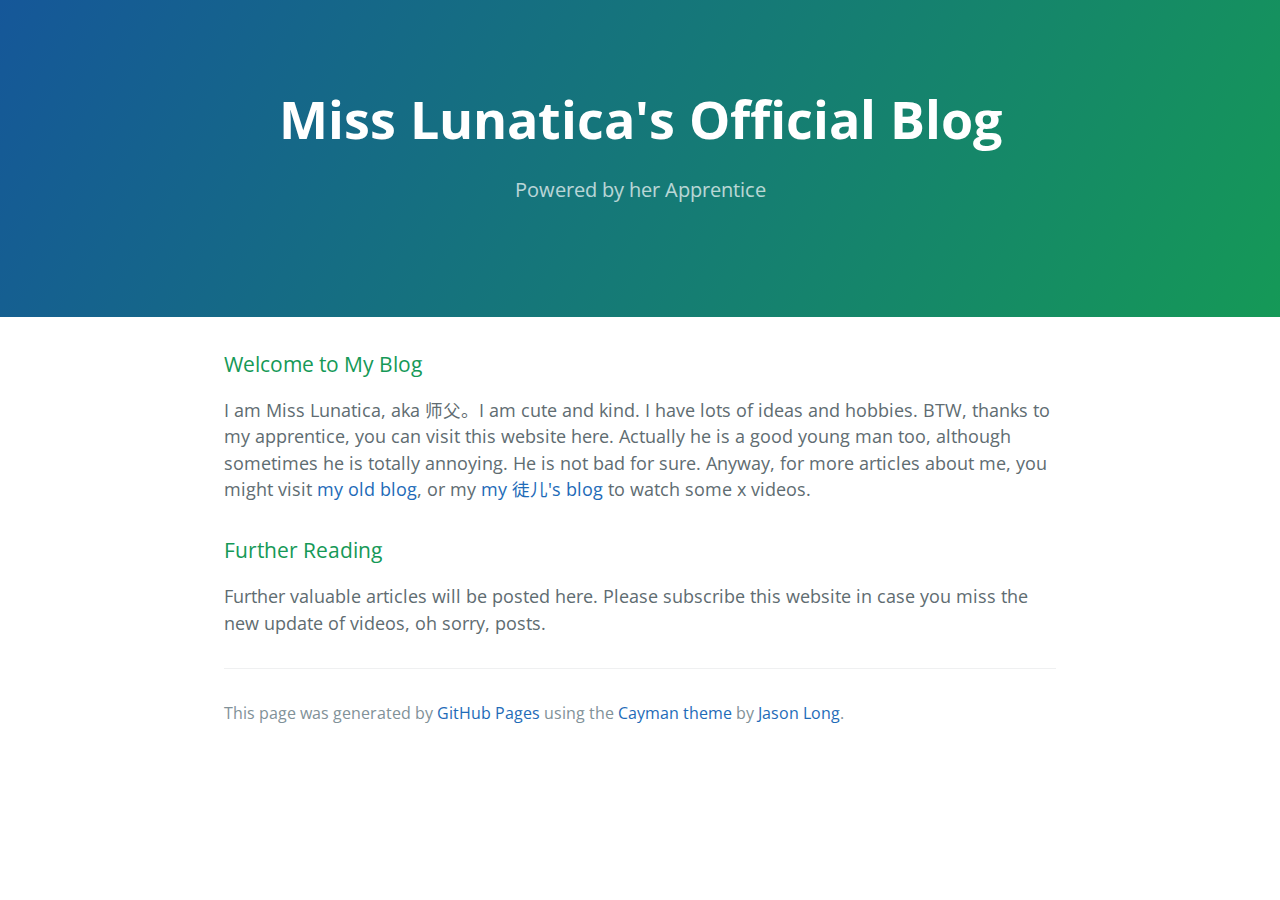
<file: index.html>
<!DOCTYPE html>
<html lang="zh-cn">
  <head>
    <meta charset="UTF-8">
    <title>Miss Lunatica</title>
    <meta name="viewport" content="width=device-width, initial-scale=1">
    <link rel="stylesheet" type="text/css" href="stylesheets/normalize.css" media="screen">
    <link href='https://fonts.googleapis.com/css?family=Open+Sans:400,700' rel='stylesheet' type='text/css'>
    <link rel="stylesheet" type="text/css" href="stylesheets/stylesheet.css" media="screen">
    <link rel="stylesheet" type="text/css" href="stylesheets/github-light.css" media="screen">
  </head>
  <body>
    <section class="page-header">
      <h1 class="project-name">Miss Lunatica's Official Blog</h1>
      <h2 class="project-tagline">Powered by her Apprentice</h2>
    </section>

    <section class="main-content">
      <h3>
<a id="welcome-to-github-pages" class="anchor" href="#welcome-to-github-pages" aria-hidden="true"><span class="octicon octicon-link"></span></a>Welcome to My Blog</h3>

<p>I am Miss Lunatica, aka 师父。I am cute and kind. I have lots of ideas and hobbies. BTW, thanks to my apprentice, you can visit this website here. Actually he is a good young man too, although sometimes he is totally annoying. He is not bad for sure. Anyway, for more articles about me, you might visit <a href="http://163.misslunatica.net" class="blog-link">my old blog</a>, or my <a href="http://hanqo.github.io/" class="blog-link">my 徒儿's blog</a> to watch some x videos.</p>

<h3><a id="more-stuff" class="anchor" href="#more-stuff" aria-hidden="true"><span class="octicon octicon-link"></span></a>Further Reading</h3>

<p>Further valuable articles will be posted here. Please subscribe this website in case you miss the new update of videos, oh sorry, posts. </p>


      <footer class="site-footer">

        <span class="site-footer-credits">This page was generated by <a href="https://pages.github.com">GitHub Pages</a> using the <a href="https://github.com/jasonlong/cayman-theme">Cayman theme</a> by <a href="https://twitter.com/jasonlong">Jason Long</a>.</span>
      </footer>

    </section>

  
  </body>
</html>
</file>
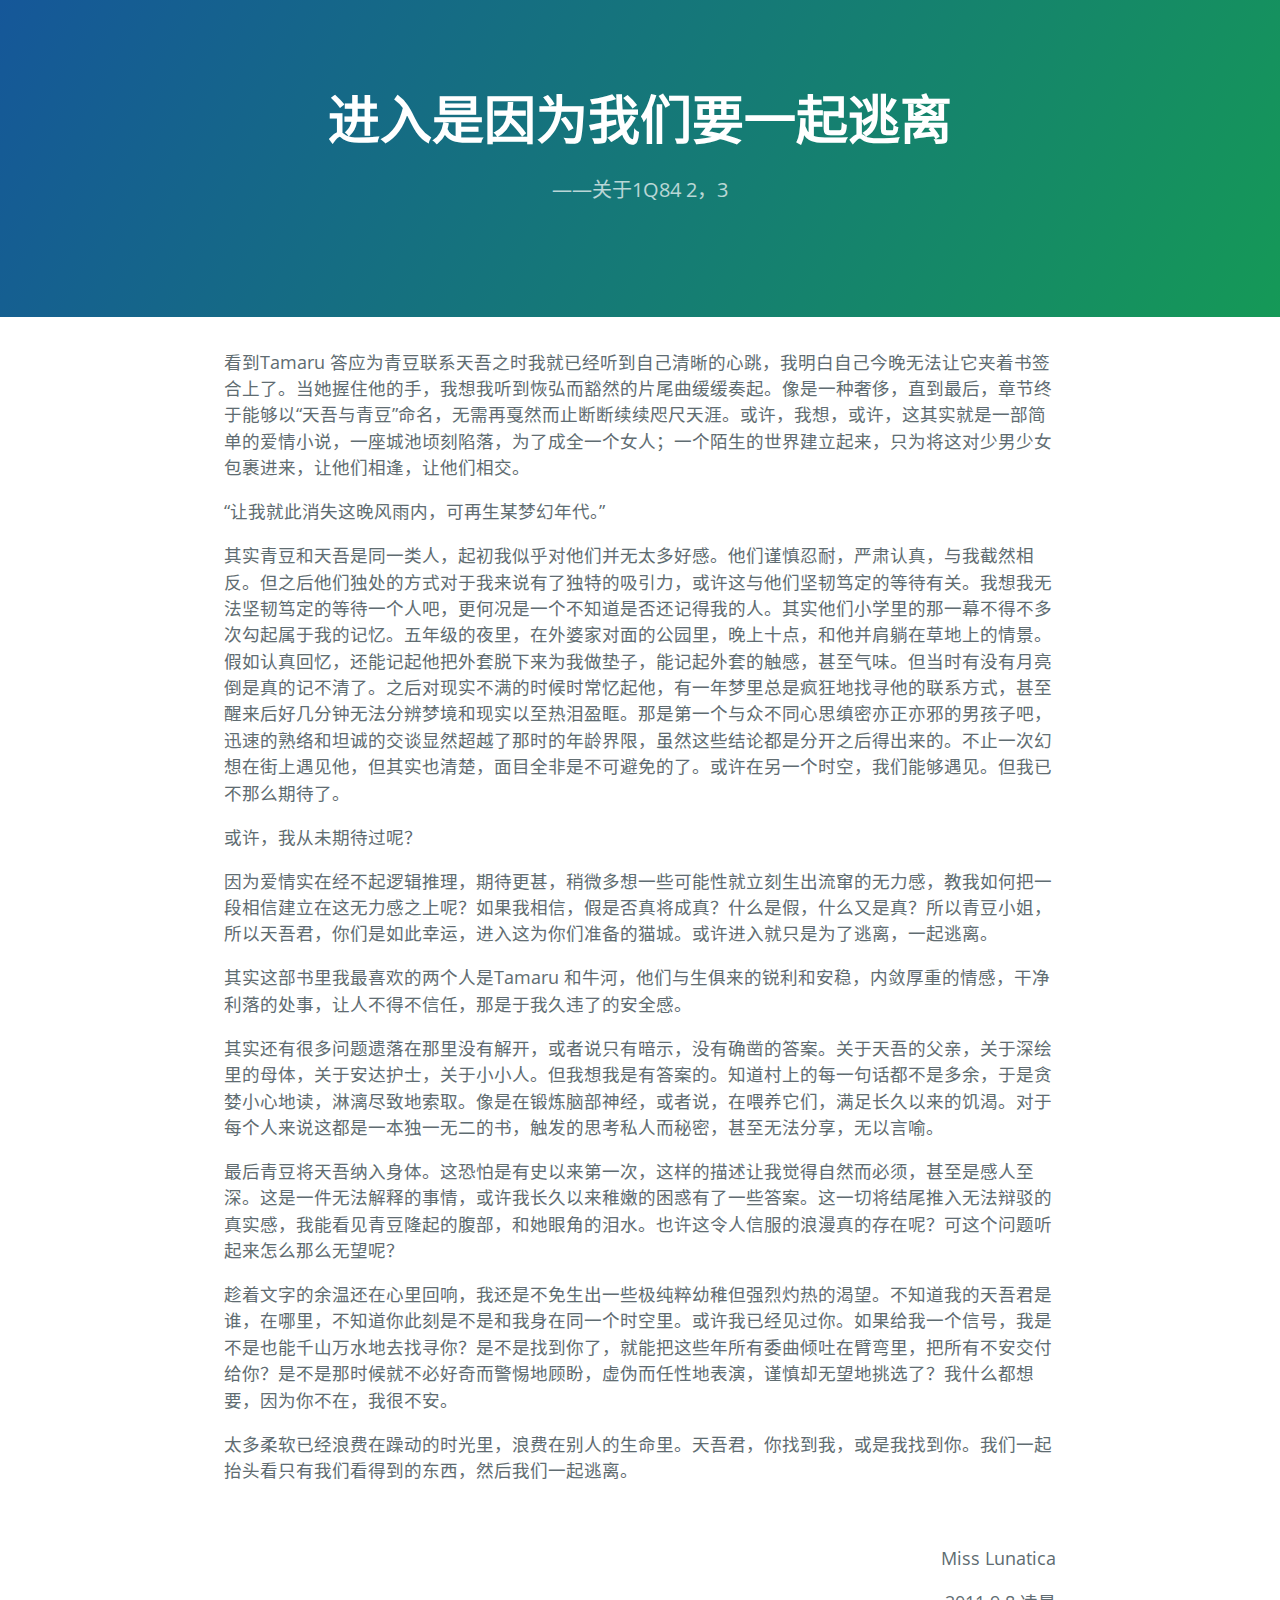
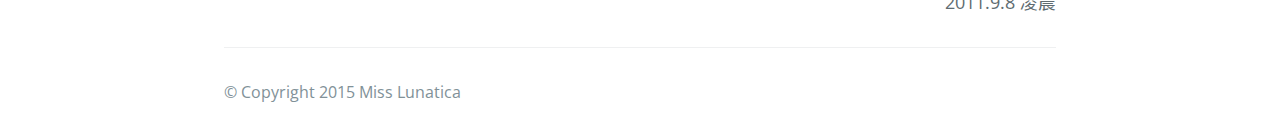
<file: flee-together.html>
<!DOCTYPE html>
<html lang="zh-cn">
  <head>
    <meta charset="UTF-8">
    <title>进入是因为我们要一起逃离 Miss Lunatica</title>
    <meta name="viewport" content="width=device-width, initial-scale=1">
    <link rel="stylesheet" type="text/css" href="stylesheets/normalize.css" media="screen">
    <link href='https://fonts.googleapis.com/css?family=Open+Sans:400,700' rel='stylesheet' type='text/css'>
    <link rel="stylesheet" type="text/css" href="stylesheets/stylesheet.css" media="screen">
    <link rel="stylesheet" type="text/css" href="stylesheets/github-light.css" media="screen">
  </head>
  <body>
    <section class="page-header">
      <h1 class="project-name">进入是因为我们要一起逃离</h1>
      <h2 class="project-tagline">——关于1Q84 2，3</h2>
    </section>

    <section class="main-content">
      
      <p>看到Tamaru 答应为青豆联系天吾之时我就已经听到自己清晰的心跳，我明白自己今晚无法让它夹着书签合上了。当她握住他的手，我想我听到恢弘而豁然的片尾曲缓缓奏起。像是一种奢侈，直到最后，章节终于能够以“天吾与青豆”命名，无需再戛然而止断断续续咫尺天涯。或许，我想，或许，这其实就是一部简单的爱情小说，一座城池顷刻陷落，为了成全一个女人；一个陌生的世界建立起来，只为将这对少男少女包裹进来，让他们相逢，让他们相交。</p>

      <p>“让我就此消失这晚风雨内，可再生某梦幻年代。”</p>
      
      <p>其实青豆和天吾是同一类人，起初我似乎对他们并无太多好感。他们谨慎忍耐，严肃认真，与我截然相反。但之后他们独处的方式对于我来说有了独特的吸引力，或许这与他们坚韧笃定的等待有关。我想我无法坚韧笃定的等待一个人吧，更何况是一个不知道是否还记得我的人。其实他们小学里的那一幕不得不多次勾起属于我的记忆。五年级的夜里，在外婆家对面的公园里，晚上十点，和他并肩躺在草地上的情景。假如认真回忆，还能记起他把外套脱下来为我做垫子，能记起外套的触感，甚至气味。但当时有没有月亮倒是真的记不清了。之后对现实不满的时候时常忆起他，有一年梦里总是疯狂地找寻他的联系方式，甚至醒来后好几分钟无法分辨梦境和现实以至热泪盈眶。那是第一个与众不同心思缜密亦正亦邪的男孩子吧，迅速的熟络和坦诚的交谈显然超越了那时的年龄界限，虽然这些结论都是分开之后得出来的。不止一次幻想在街上遇见他，但其实也清楚，面目全非是不可避免的了。或许在另一个时空，我们能够遇见。但我已不那么期待了。</p>
      
      <p>或许，我从未期待过呢？</p>
      
      <p>因为爱情实在经不起逻辑推理，期待更甚，稍微多想一些可能性就立刻生出流窜的无力感，教我如何把一段相信建立在这无力感之上呢？如果我相信，假是否真将成真？什么是假，什么又是真？所以青豆小姐，所以天吾君，你们是如此幸运，进入这为你们准备的猫城。或许进入就只是为了逃离，一起逃离。</p>
      
      <p>其实这部书里我最喜欢的两个人是Tamaru 和牛河，他们与生俱来的锐利和安稳，内敛厚重的情感，干净利落的处事，让人不得不信任，那是于我久违了的安全感。</p>
      
      <p>其实还有很多问题遗落在那里没有解开，或者说只有暗示，没有确凿的答案。关于天吾的父亲，关于深绘里的母体，关于安达护士，关于小小人。但我想我是有答案的。知道村上的每一句话都不是多余，于是贪婪小心地读，淋漓尽致地索取。像是在锻炼脑部神经，或者说，在喂养它们，满足长久以来的饥渴。对于每个人来说这都是一本独一无二的书，触发的思考私人而秘密，甚至无法分享，无以言喻。</p>
      
      <p>最后青豆将天吾纳入身体。这恐怕是有史以来第一次，这样的描述让我觉得自然而必须，甚至是感人至深。这是一件无法解释的事情，或许我长久以来稚嫩的困惑有了一些答案。这一切将结尾推入无法辩驳的真实感，我能看见青豆隆起的腹部，和她眼角的泪水。也许这令人信服的浪漫真的存在呢？可这个问题听起来怎么那么无望呢？</p>
      
      <p>趁着文字的余温还在心里回响，我还是不免生出一些极纯粹幼稚但强烈灼热的渴望。不知道我的天吾君是谁，在哪里，不知道你此刻是不是和我身在同一个时空里。或许我已经见过你。如果给我一个信号，我是不是也能千山万水地去找寻你？是不是找到你了，就能把这些年所有委曲倾吐在臂弯里，把所有不安交付给你？是不是那时候就不必好奇而警惕地顾盼，虚伪而任性地表演，谨慎却无望地挑选了？我什么都想要，因为你不在，我很不安。</p>
      
      <p>太多柔软已经浪费在躁动的时光里，浪费在别人的生命里。天吾君，你找到我，或是我找到你。我们一起抬头看只有我们看得到的东西，然后我们一起逃离。</p>
      
      <br>
      
                                                                                          <p align='right'>Miss Lunatica            </p>
                                                                                          <p align='right'>2011.9.8 凌晨            </p>
            
    
      <footer class="site-footer">

        <span class="site-footer-credits">© Copyright 2015 Miss Lunatica</span>
      </footer>

    </section>

  
  </body>
</html>
</file>
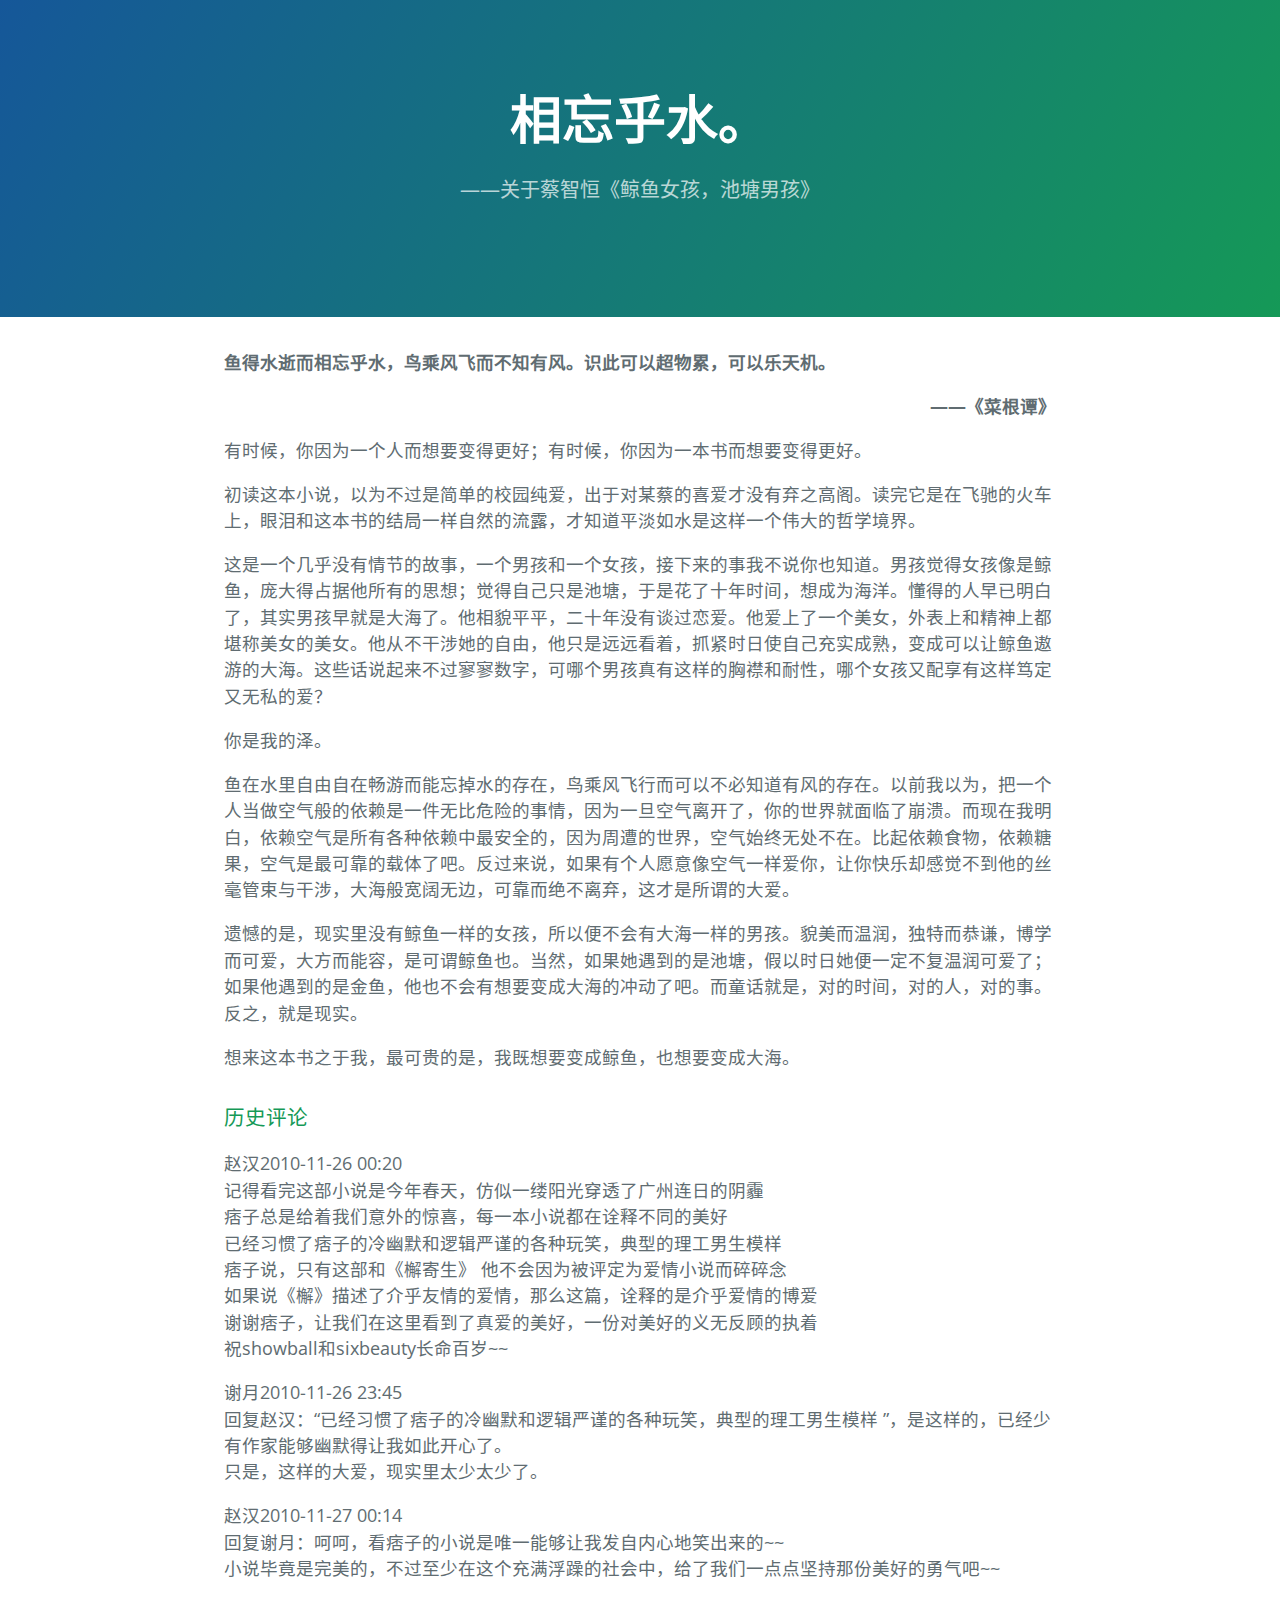
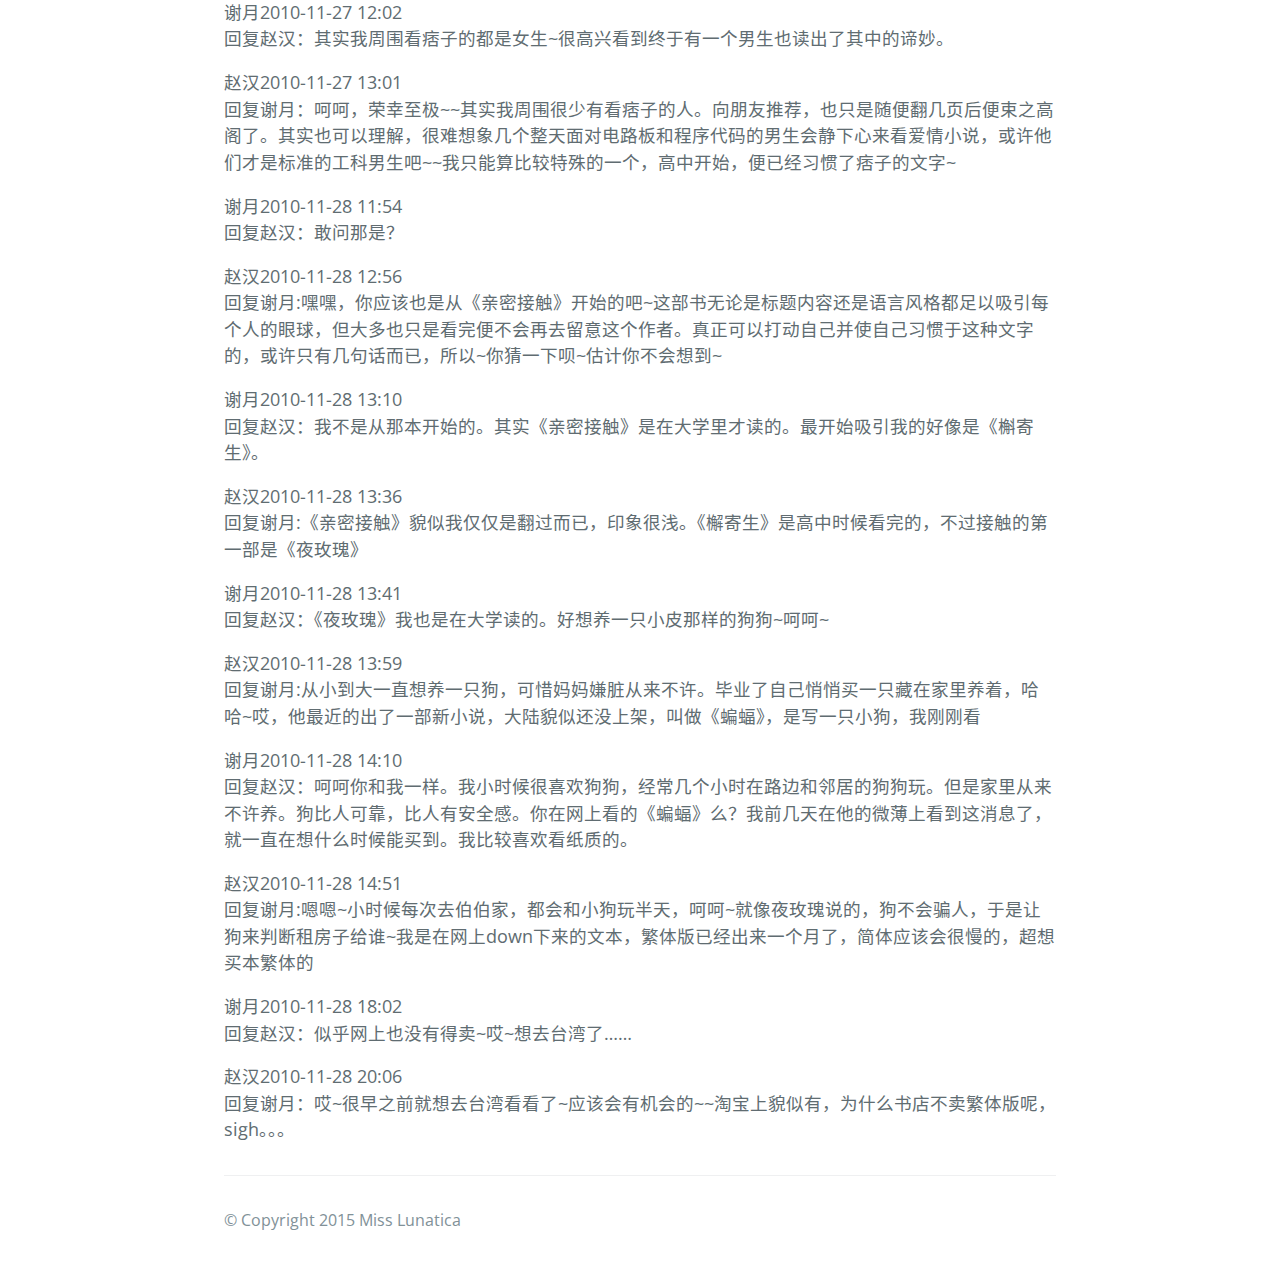
<file: forgetting-in-the-water.html>
<!DOCTYPE html>
<html lang="zh-cn">
  <head>
    <meta charset="UTF-8">
    <title>相忘乎水。 Miss Lunatica</title>
    <meta name="viewport" content="width=device-width, initial-scale=1">
    <link rel="stylesheet" type="text/css" href="stylesheets/normalize.css" media="screen">
    <link href='https://fonts.googleapis.com/css?family=Open+Sans:400,700' rel='stylesheet' type='text/css'>
    <link rel="stylesheet" type="text/css" href="stylesheets/stylesheet.css" media="screen">
    <link rel="stylesheet" type="text/css" href="stylesheets/github-light.css" media="screen">
  </head>
  <body>
    <section class="page-header">
      <h1 class="project-name">相忘乎水。</h1>
      <h2 class="project-tagline">——关于蔡智恒《鲸鱼女孩，池塘男孩》</h2>
    </section>

    <section class="main-content">

<p><b>鱼得水逝而相忘乎水，鸟乘风飞而不知有风。识此可以超物累，可以乐天机。</b></p>
                                                                                                         <p align='right'><b>——《菜根谭》</b></p>
<p>有时候，你因为一个人而想要变得更好；有时候，你因为一本书而想要变得更好。</p>

<p>初读这本小说，以为不过是简单的校园纯爱，出于对某蔡的喜爱才没有弃之高阁。读完它是在飞驰的火车上，眼泪和这本书的结局一样自然的流露，才知道平淡如水是这样一个伟大的哲学境界。</p>

<p>这是一个几乎没有情节的故事，一个男孩和一个女孩，接下来的事我不说你也知道。男孩觉得女孩像是鲸鱼，庞大得占据他所有的思想；觉得自己只是池塘，于是花了十年时间，想成为海洋。懂得的人早已明白了，其实男孩早就是大海了。他相貌平平，二十年没有谈过恋爱。他爱上了一个美女，外表上和精神上都堪称美女的美女。他从不干涉她的自由，他只是远远看着，抓紧时日使自己充实成熟，变成可以让鲸鱼遨游的大海。这些话说起来不过寥寥数字，可哪个男孩真有这样的胸襟和耐性，哪个女孩又配享有这样笃定又无私的爱？</p>

<p>你是我的泽。</p>

<p>鱼在水里自由自在畅游而能忘掉水的存在，鸟乘风飞行而可以不必知道有风的存在。以前我以为，把一个人当做空气般的依赖是一件无比危险的事情，因为一旦空气离开了，你的世界就面临了崩溃。而现在我明白，依赖空气是所有各种依赖中最安全的，因为周遭的世界，空气始终无处不在。比起依赖食物，依赖糖果，空气是最可靠的载体了吧。反过来说，如果有个人愿意像空气一样爱你，让你快乐却感觉不到他的丝毫管束与干涉，大海般宽阔无边，可靠而绝不离弃，这才是所谓的大爱。</p>
                
            
<p>遗憾的是，现实里没有鲸鱼一样的女孩，所以便不会有大海一样的男孩。貌美而温润，独特而恭谦，博学而可爱，大方而能容，是可谓鲸鱼也。当然，如果她遇到的是池塘，假以时日她便一定不复温润可爱了；如果他遇到的是金鱼，他也不会有想要变成大海的冲动了吧。而童话就是，对的时间，对的人，对的事。反之，就是现实。</p>
                
            
<p>想来这本书之于我，最可贵的是，我既想要变成鲸鱼，也想要变成大海。</p>

<h3><a id="comments" class="anchor" href="#comments" aria-hidden="true"><span class="octicon octicon-link"></span></a>历史评论</h3>

<p>赵汉2010-11-26 00:20<br />
记得看完这部小说是今年春天，仿似一缕阳光穿透了广州连日的阴霾 <br />
痞子总是给着我们意外的惊喜，每一本小说都在诠释不同的美好 <br />
已经习惯了痞子的冷幽默和逻辑严谨的各种玩笑，典型的理工男生模样 <br />
痞子说，只有这部和《檞寄生》 他不会因为被评定为爱情小说而碎碎念 <br />
如果说《檞》描述了介乎友情的爱情，那么这篇，诠释的是介乎爱情的博爱<br />
谢谢痞子，让我们在这里看到了真爱的美好，一份对美好的义无反顾的执着<br />
祝showball和sixbeauty长命百岁~~</p>

<p>谢月2010-11-26 23:45<br />
回复赵汉：“已经习惯了痞子的冷幽默和逻辑严谨的各种玩笑，典型的理工男生模样 ”，是这样的，已经少有作家能够幽默得让我如此开心了。<br />
只是，这样的大爱，现实里太少太少了。</p>

<p>赵汉2010-11-27 00:14<br />
回复谢月：呵呵，看痞子的小说是唯一能够让我发自内心地笑出来的~~<br />
小说毕竟是完美的，不过至少在这个充满浮躁的社会中，给了我们一点点坚持那份美好的勇气吧~~</p>

<p>谢月2010-11-27 12:02<br />
回复赵汉：其实我周围看痞子的都是女生~很高兴看到终于有一个男生也读出了其中的谛妙。</p>

<p>赵汉2010-11-27 13:01<br />
回复谢月：呵呵，荣幸至极~~其实我周围很少有看痞子的人。向朋友推荐，也只是随便翻几页后便束之高阁了。其实也可以理解，很难想象几个整天面对电路板和程序代码的男生会静下心来看爱情小说，或许他们才是标准的工科男生吧~~我只能算比较特殊的一个，高中开始，便已经习惯了痞子的文字~</p>

<p>谢月2010-11-28 11:54<br />
回复赵汉：敢问那是？</p>

<p>赵汉2010-11-28 12:56<br />
回复谢月:嘿嘿，你应该也是从《亲密接触》开始的吧~这部书无论是标题内容还是语言风格都足以吸引每个人的眼球，但大多也只是看完便不会再去留意这个作者。真正可以打动自己并使自己习惯于这种文字的，或许只有几句话而已，所以~你猜一下呗~估计你不会想到~</p>

<p>谢月2010-11-28 13:10<br />
回复赵汉：我不是从那本开始的。其实《亲密接触》是在大学里才读的。最开始吸引我的好像是《槲寄生》。</p>

<p>赵汉2010-11-28 13:36<br />
回复谢月:《亲密接触》貌似我仅仅是翻过而已，印象很浅。《檞寄生》是高中时候看完的，不过接触的第一部是《夜玫瑰》</p>

<p>谢月2010-11-28 13:41<br />
回复赵汉：《夜玫瑰》我也是在大学读的。好想养一只小皮那样的狗狗~呵呵~</p>

<p>赵汉2010-11-28 13:59<br />
回复谢月:从小到大一直想养一只狗，可惜妈妈嫌脏从来不许。毕业了自己悄悄买一只藏在家里养着，哈哈~哎，他最近的出了一部新小说，大陆貌似还没上架，叫做《蝙蝠》，是写一只小狗，我刚刚看</p>

<p>谢月2010-11-28 14:10<br />
回复赵汉：呵呵你和我一样。我小时候很喜欢狗狗，经常几个小时在路边和邻居的狗狗玩。但是家里从来不许养。狗比人可靠，比人有安全感。你在网上看的《蝙蝠》么？我前几天在他的微薄上看到这消息了，就一直在想什么时候能买到。我比较喜欢看纸质的。</p>

<p>赵汉2010-11-28 14:51<br />
回复谢月:嗯嗯~小时候每次去伯伯家，都会和小狗玩半天，呵呵~就像夜玫瑰说的，狗不会骗人，于是让狗来判断租房子给谁~我是在网上down下来的文本，繁体版已经出来一个月了，简体应该会很慢的，超想买本繁体的</p>

<p>谢月2010-11-28 18:02<br />
回复赵汉：似乎网上也没有得卖~哎~想去台湾了……</p>

<p>赵汉2010-11-28 20:06<br />
回复谢月：哎~很早之前就想去台湾看看了~应该会有机会的~~淘宝上貌似有，为什么书店不卖繁体版呢，sigh。。。<br />
</p>


      <footer class="site-footer">

        <span class="site-footer-credits">© Copyright 2015 Miss Lunatica</span>
      </footer>

    </section>

  
  </body>
</html>
</file>
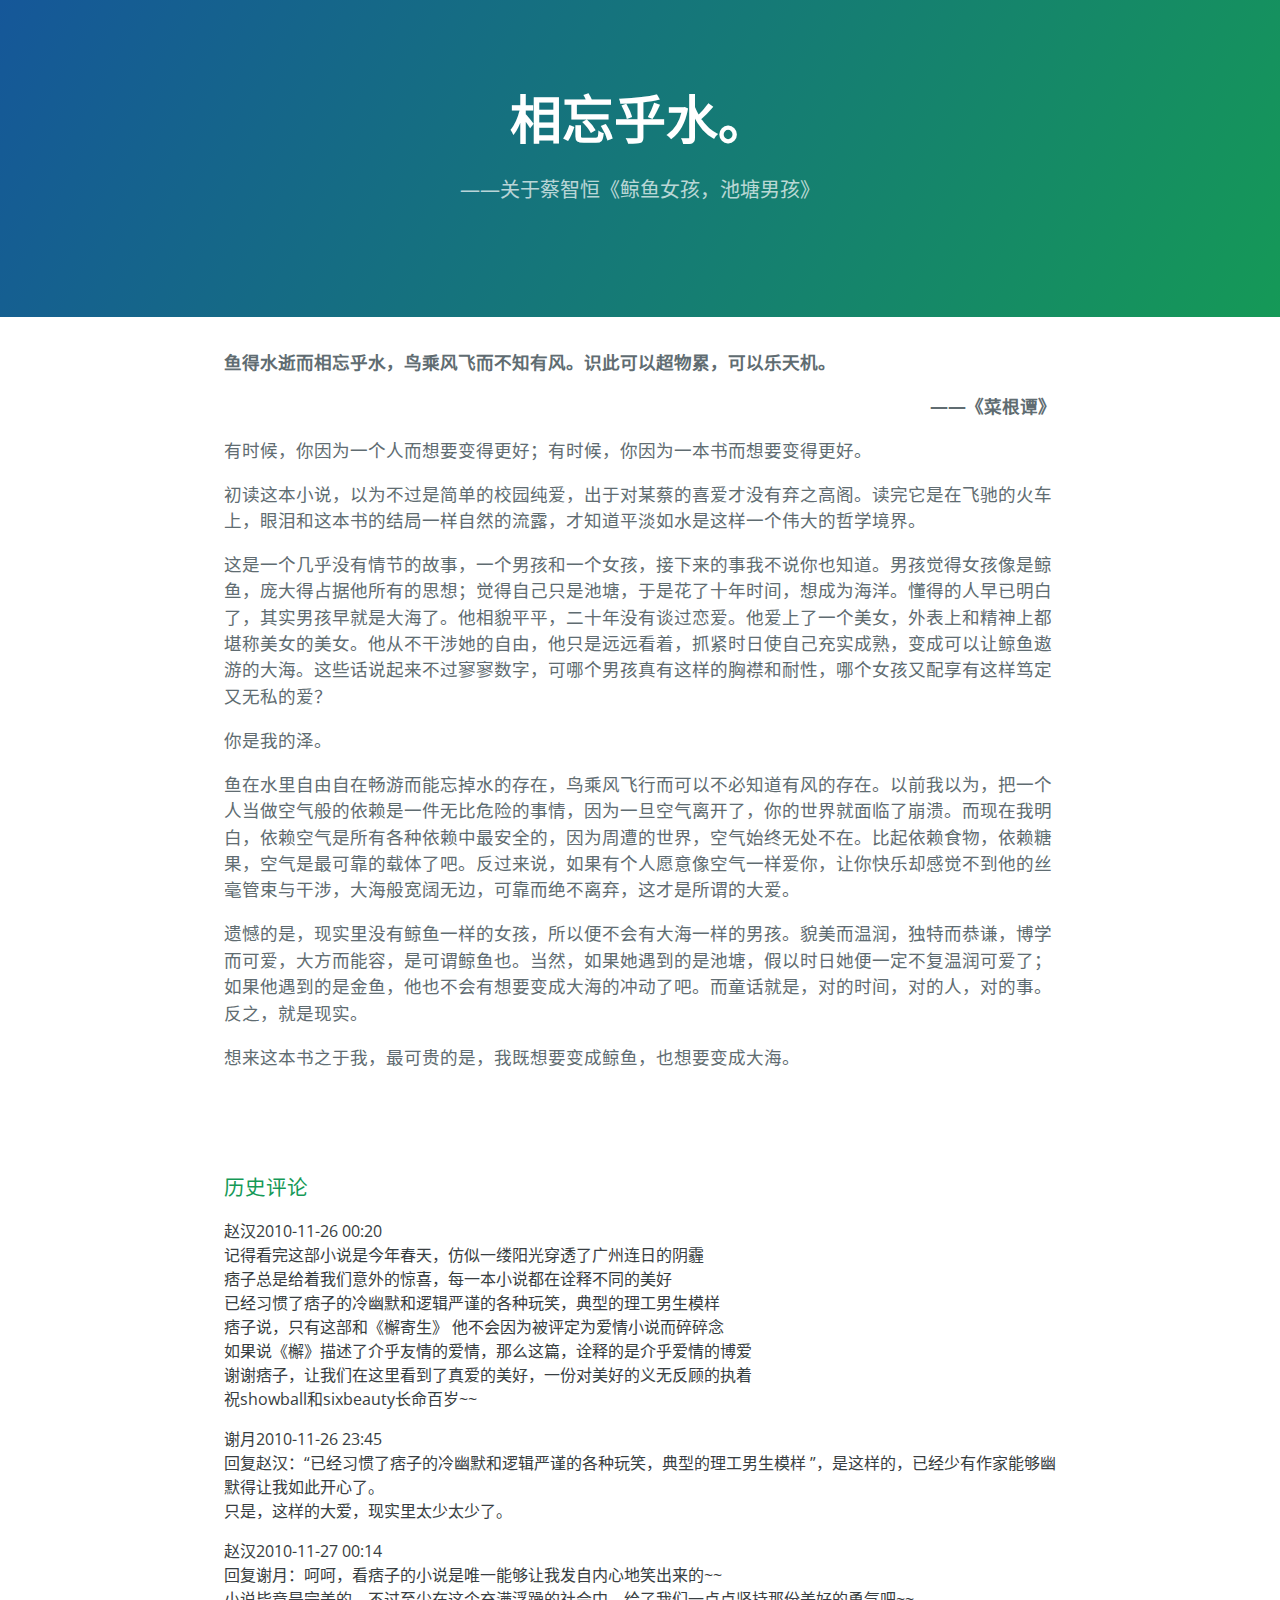
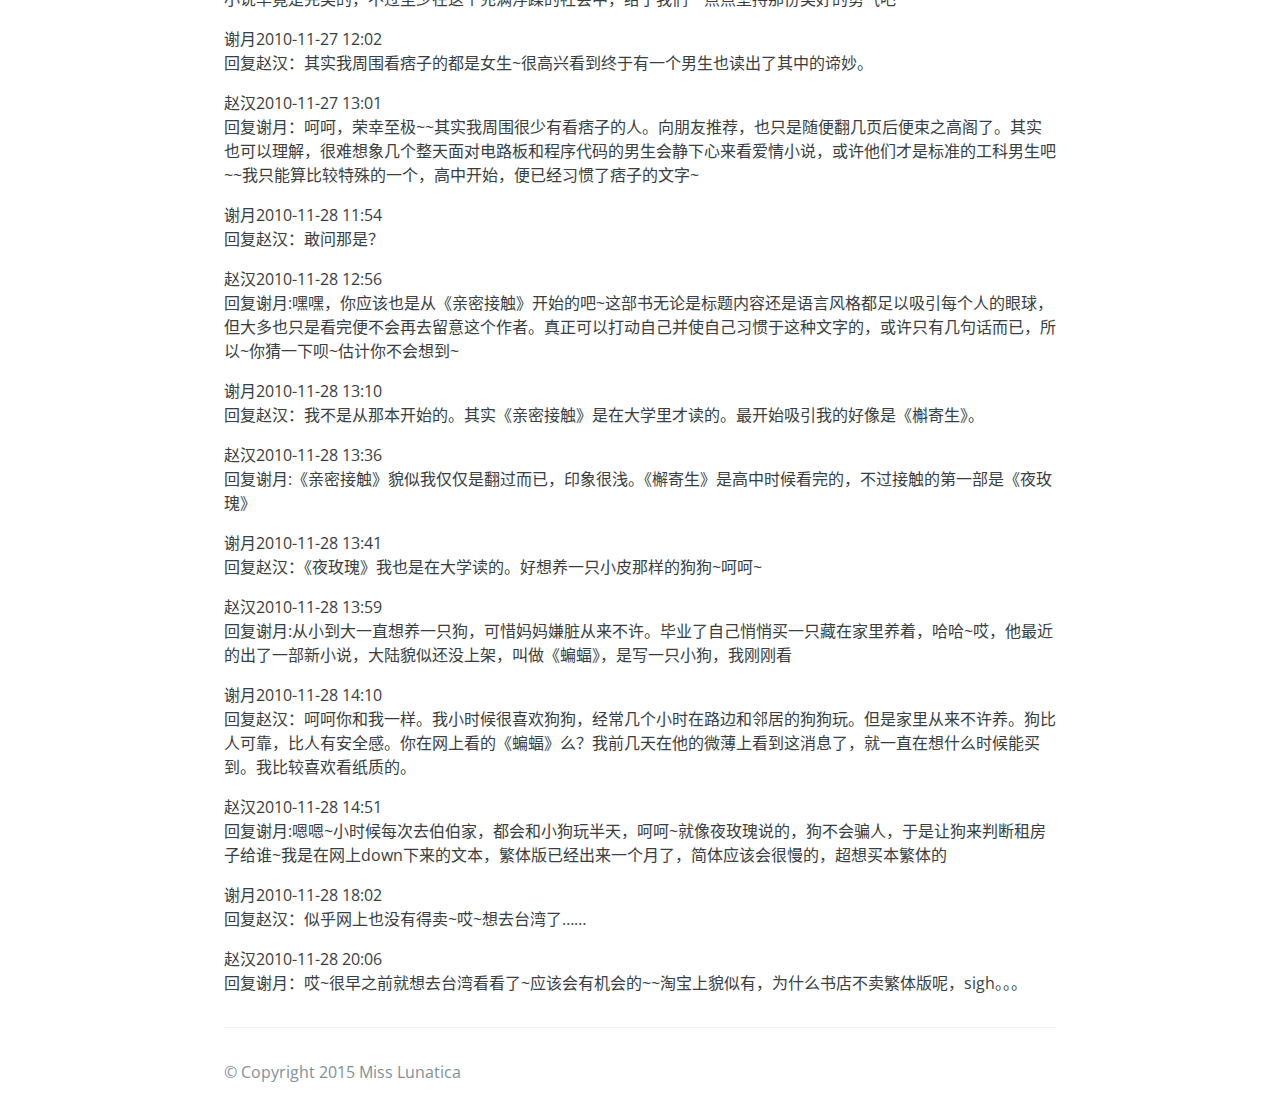
<file: forgetting-inside-the-water.html>
<!DOCTYPE html>
<html lang="zh-cn">
  <head>
    <meta charset="UTF-8">
    <title>相忘乎水。 Miss Lunatica</title>
    <meta name="viewport" content="width=device-width, initial-scale=1">
    <link rel="stylesheet" type="text/css" href="stylesheets/normalize.css" media="screen">
    <link href='https://fonts.googleapis.com/css?family=Open+Sans:400,700' rel='stylesheet' type='text/css'>
    <link rel="stylesheet" type="text/css" href="stylesheets/stylesheet.css" media="screen">
    <link rel="stylesheet" type="text/css" href="stylesheets/github-light.css" media="screen">
  </head>
  <body>
    <section class="page-header">
      <h1 class="project-name">相忘乎水。</h1>
      <h2 class="project-tagline">——关于蔡智恒《鲸鱼女孩，池塘男孩》</h2>
    </section>

    <section class="main-content">

<p><b>鱼得水逝而相忘乎水，鸟乘风飞而不知有风。识此可以超物累，可以乐天机。</b></p>
                                                                                                         <p align='right'><b>——《菜根谭》</b></p>
<p>有时候，你因为一个人而想要变得更好；有时候，你因为一本书而想要变得更好。</p>

<p>初读这本小说，以为不过是简单的校园纯爱，出于对某蔡的喜爱才没有弃之高阁。读完它是在飞驰的火车上，眼泪和这本书的结局一样自然的流露，才知道平淡如水是这样一个伟大的哲学境界。</p>

<p>这是一个几乎没有情节的故事，一个男孩和一个女孩，接下来的事我不说你也知道。男孩觉得女孩像是鲸鱼，庞大得占据他所有的思想；觉得自己只是池塘，于是花了十年时间，想成为海洋。懂得的人早已明白了，其实男孩早就是大海了。他相貌平平，二十年没有谈过恋爱。他爱上了一个美女，外表上和精神上都堪称美女的美女。他从不干涉她的自由，他只是远远看着，抓紧时日使自己充实成熟，变成可以让鲸鱼遨游的大海。这些话说起来不过寥寥数字，可哪个男孩真有这样的胸襟和耐性，哪个女孩又配享有这样笃定又无私的爱？</p>

<p>你是我的泽。</p>

<p>鱼在水里自由自在畅游而能忘掉水的存在，鸟乘风飞行而可以不必知道有风的存在。以前我以为，把一个人当做空气般的依赖是一件无比危险的事情，因为一旦空气离开了，你的世界就面临了崩溃。而现在我明白，依赖空气是所有各种依赖中最安全的，因为周遭的世界，空气始终无处不在。比起依赖食物，依赖糖果，空气是最可靠的载体了吧。反过来说，如果有个人愿意像空气一样爱你，让你快乐却感觉不到他的丝毫管束与干涉，大海般宽阔无边，可靠而绝不离弃，这才是所谓的大爱。</p>
                
            
<p>遗憾的是，现实里没有鲸鱼一样的女孩，所以便不会有大海一样的男孩。貌美而温润，独特而恭谦，博学而可爱，大方而能容，是可谓鲸鱼也。当然，如果她遇到的是池塘，假以时日她便一定不复温润可爱了；如果他遇到的是金鱼，他也不会有想要变成大海的冲动了吧。而童话就是，对的时间，对的人，对的事。反之，就是现实。</p>
                
            
<p>想来这本书之于我，最可贵的是，我既想要变成鲸鱼，也想要变成大海。</p>

<br>
<br>

<h3><a id="comments" class="anchor" href="#comments" aria-hidden="true"><span class="octicon octicon-link"></span></a>历史评论</h3>
<div class="comment">
<p>赵汉2010-11-26 00:20<br />
记得看完这部小说是今年春天，仿似一缕阳光穿透了广州连日的阴霾 <br />
痞子总是给着我们意外的惊喜，每一本小说都在诠释不同的美好 <br />
已经习惯了痞子的冷幽默和逻辑严谨的各种玩笑，典型的理工男生模样 <br />
痞子说，只有这部和《檞寄生》 他不会因为被评定为爱情小说而碎碎念 <br />
如果说《檞》描述了介乎友情的爱情，那么这篇，诠释的是介乎爱情的博爱<br />
谢谢痞子，让我们在这里看到了真爱的美好，一份对美好的义无反顾的执着<br />
祝showball和sixbeauty长命百岁~~</p>

<p>谢月2010-11-26 23:45<br />
回复赵汉：“已经习惯了痞子的冷幽默和逻辑严谨的各种玩笑，典型的理工男生模样 ”，是这样的，已经少有作家能够幽默得让我如此开心了。<br />
只是，这样的大爱，现实里太少太少了。</p>

<p>赵汉2010-11-27 00:14<br />
回复谢月：呵呵，看痞子的小说是唯一能够让我发自内心地笑出来的~~<br />
小说毕竟是完美的，不过至少在这个充满浮躁的社会中，给了我们一点点坚持那份美好的勇气吧~~</p>

<p>谢月2010-11-27 12:02<br />
回复赵汉：其实我周围看痞子的都是女生~很高兴看到终于有一个男生也读出了其中的谛妙。</p>

<p>赵汉2010-11-27 13:01<br />
回复谢月：呵呵，荣幸至极~~其实我周围很少有看痞子的人。向朋友推荐，也只是随便翻几页后便束之高阁了。其实也可以理解，很难想象几个整天面对电路板和程序代码的男生会静下心来看爱情小说，或许他们才是标准的工科男生吧~~我只能算比较特殊的一个，高中开始，便已经习惯了痞子的文字~</p>

<p>谢月2010-11-28 11:54<br />
回复赵汉：敢问那是？</p>

<p>赵汉2010-11-28 12:56<br />
回复谢月:嘿嘿，你应该也是从《亲密接触》开始的吧~这部书无论是标题内容还是语言风格都足以吸引每个人的眼球，但大多也只是看完便不会再去留意这个作者。真正可以打动自己并使自己习惯于这种文字的，或许只有几句话而已，所以~你猜一下呗~估计你不会想到~</p>

<p>谢月2010-11-28 13:10<br />
回复赵汉：我不是从那本开始的。其实《亲密接触》是在大学里才读的。最开始吸引我的好像是《槲寄生》。</p>

<p>赵汉2010-11-28 13:36<br />
回复谢月:《亲密接触》貌似我仅仅是翻过而已，印象很浅。《檞寄生》是高中时候看完的，不过接触的第一部是《夜玫瑰》</p>

<p>谢月2010-11-28 13:41<br />
回复赵汉：《夜玫瑰》我也是在大学读的。好想养一只小皮那样的狗狗~呵呵~</p>

<p>赵汉2010-11-28 13:59<br />
回复谢月:从小到大一直想养一只狗，可惜妈妈嫌脏从来不许。毕业了自己悄悄买一只藏在家里养着，哈哈~哎，他最近的出了一部新小说，大陆貌似还没上架，叫做《蝙蝠》，是写一只小狗，我刚刚看</p>

<p>谢月2010-11-28 14:10<br />
回复赵汉：呵呵你和我一样。我小时候很喜欢狗狗，经常几个小时在路边和邻居的狗狗玩。但是家里从来不许养。狗比人可靠，比人有安全感。你在网上看的《蝙蝠》么？我前几天在他的微薄上看到这消息了，就一直在想什么时候能买到。我比较喜欢看纸质的。</p>

<p>赵汉2010-11-28 14:51<br />
回复谢月:嗯嗯~小时候每次去伯伯家，都会和小狗玩半天，呵呵~就像夜玫瑰说的，狗不会骗人，于是让狗来判断租房子给谁~我是在网上down下来的文本，繁体版已经出来一个月了，简体应该会很慢的，超想买本繁体的</p>

<p>谢月2010-11-28 18:02<br />
回复赵汉：似乎网上也没有得卖~哎~想去台湾了……</p>

<p>赵汉2010-11-28 20:06<br />
回复谢月：哎~很早之前就想去台湾看看了~应该会有机会的~~淘宝上貌似有，为什么书店不卖繁体版呢，sigh。。。<br />
</p>
</div>

      <footer class="site-footer">

        <span class="site-footer-credits">© Copyright 2015 Miss Lunatica</span>
      </footer>

    </section>

  
  </body>
</html>
</file>
<file: stylesheets/stylesheet.css>
* {
  box-sizing: border-box; }

body {
  padding: 0;
  margin: 0;
  font-family: "Open Sans", "Helvetica Neue", Helvetica, Arial, "Microsoft YaHei", "微软雅黑", STXihei, "华文细黑",  sans-serif;
  font-size: 16px;
  line-height: 1.5;
  color: #606c71; }

a {
  color: #1e6bb8;
  text-decoration: none; }
  a:hover {
    text-decoration: underline; }

.btn {
  display: inline-block;
  margin-bottom: 1rem;
  color: rgba(255, 255, 255, 0.7);
  background-color: rgba(255, 255, 255, 0.08);
  border-color: rgba(255, 255, 255, 0.2);
  border-style: solid;
  border-width: 1px;
  border-radius: 0.3rem;
  transition: color 0.2s, background-color 0.2s, border-color 0.2s; }
  .btn + .btn {
    margin-left: 1rem; }

.btn:hover {
  color: rgba(255, 255, 255, 0.8);
  text-decoration: none;
  background-color: rgba(255, 255, 255, 0.2);
  border-color: rgba(255, 255, 255, 0.3); }

@media screen and (min-width: 64em) {
  .btn {
    padding: 0.75rem 1rem; } }

@media screen and (min-width: 42em) and (max-width: 64em) {
  .btn {
    padding: 0.6rem 0.9rem;
    font-size: 0.9rem; } }

@media screen and (max-width: 42em) {
  .btn {
    display: block;
    width: 100%;
    padding: 0.75rem;
    font-size: 0.9rem; }
    .btn + .btn {
      margin-top: 1rem;
      margin-left: 0; } }

.page-header {
  color: #fff;
  text-align: center;
  background-color: #159957;
  background-image: linear-gradient(120deg, #155799, #159957); }

@media screen and (min-width: 64em) {
  .page-header {
    padding: 5rem 6rem; } }

@media screen and (min-width: 42em) and (max-width: 64em) {
  .page-header {
    padding: 3rem 4rem; } }

@media screen and (max-width: 42em) {
  .page-header {
    padding: 2rem 1rem; } }

.project-name {
  margin-top: 0;
  margin-bottom: 0.1rem; }

@media screen and (min-width: 64em) {
  .project-name {
    font-size: 3.25rem; } }

@media screen and (min-width: 42em) and (max-width: 64em) {
  .project-name {
    font-size: 2.25rem; } }

@media screen and (max-width: 42em) {
  .project-name {
    font-size: 1.75rem; } }

.project-tagline {
  margin-bottom: 2rem;
  font-weight: normal;
  opacity: 0.7; }

@media screen and (min-width: 64em) {
  .project-tagline {
    font-size: 1.25rem; } }

@media screen and (min-width: 42em) and (max-width: 64em) {
  .project-tagline {
    font-size: 1.15rem; } }

@media screen and (max-width: 42em) {
  .project-tagline {
    font-size: 1rem; } }

.main-content :first-child {
  margin-top: 0; }
.main-content img {
  max-width: 100%; }
.main-content h1, .main-content h2, .main-content h3, .main-content h4, .main-content h5, .main-content h6 {
  margin-top: 2rem;
  margin-bottom: 1rem;
  font-weight: normal;
  color: #159957; }
.main-content p {
  margin-bottom: 1em; }
.main-content .comment {
  font-family: "Open Sans", "Helvetica Neue", Helvetica, Arial, KaiTi, STKaiti, "Microsoft YaHei", "微软雅黑", STXihei, "华文细黑";
  font-size: 1.0rem;
  color: #383e41;
}
.main-content code {
  padding: 2px 4px;
  font-family: Consolas, "Liberation Mono", Menlo, Courier, monospace;
  font-size: 0.9rem;
  color: #383e41;
  background-color: #f3f6fa;
  border-radius: 0.3rem; }
.main-content pre {
  padding: 0.8rem;
  margin-top: 0;
  margin-bottom: 1rem;
  font: 1rem Consolas, "Liberation Mono", Menlo, Courier, monospace;
  color: #567482;
  word-wrap: normal;
  background-color: #f3f6fa;
  border: solid 1px #dce6f0;
  border-radius: 0.3rem; }
  .main-content pre > code {
    padding: 0;
    margin: 0;
    font-size: 0.9rem;
    color: #567482;
    word-break: normal;
    white-space: pre;
    background: transparent;
    border: 0; }
.main-content .highlight {
  margin-bottom: 1rem; }
  .main-content .highlight pre {
    margin-bottom: 0;
    word-break: normal; }
.main-content .highlight pre, .main-content pre {
  padding: 0.8rem;
  overflow: auto;
  font-size: 0.9rem;
  line-height: 1.45;
  border-radius: 0.3rem; }
.main-content pre code, .main-content pre tt {
  display: inline;
  max-width: initial;
  padding: 0;
  margin: 0;
  overflow: initial;
  line-height: inherit;
  word-wrap: normal;
  background-color: transparent;
  border: 0; }
  .main-content pre code:before, .main-content pre code:after, .main-content pre tt:before, .main-content pre tt:after {
    content: normal; }
.main-content ul, .main-content ol {
  margin-top: 0; }
.main-content blockquote {
  padding: 0 1rem;
  margin-left: 0;
  color: #819198;
  border-left: 0.3rem solid #dce6f0; }
  .main-content blockquote > :first-child {
    margin-top: 0; }
  .main-content blockquote > :last-child {
    margin-bottom: 0; }
.main-content table {
  display: block;
  width: 100%;
  overflow: auto;
  word-break: normal;
  word-break: keep-all; }
  .main-content table th {
    font-weight: bold; }
  .main-content table th, .main-content table td {
    padding: 0.5rem 1rem;
    border: 1px solid #e9ebec; }
.main-content dl {
  padding: 0; }
  .main-content dl dt {
    padding: 0;
    margin-top: 1rem;
    font-size: 1rem;
    font-weight: bold; }
  .main-content dl dd {
    padding: 0;
    margin-bottom: 1rem; }
.main-content hr {
  height: 2px;
  padding: 0;
  margin: 1rem 0;
  background-color: #eff0f1;
  border: 0; }

@media screen and (min-width: 64em) {
  .main-content {
    max-width: 64rem;
    padding: 2rem 6rem;
    margin: 0 auto;
    font-size: 1.1rem; } }

@media screen and (min-width: 42em) and (max-width: 64em) {
  .main-content {
    padding: 2rem 4rem;
    font-size: 1.1rem; } }

@media screen and (max-width: 42em) {
  .main-content {
    padding: 2rem 1rem;
    font-size: 1rem; } }

.site-footer {
  padding-top: 2rem;
  margin-top: 2rem;
  border-top: solid 1px #eff0f1; }

.site-footer-owner {
  display: block;
  font-weight: bold; }

.site-footer-credits {
  color: #819198; }

@media screen and (min-width: 64em) {
  .site-footer {
    font-size: 1rem; } }

@media screen and (min-width: 42em) and (max-width: 64em) {
  .site-footer {
    font-size: 1rem; } }

@media screen and (max-width: 42em) {
  .site-footer {
    font-size: 0.9rem; } }
</file>
<file: stylesheets/github-light.css>
/*
   Copyright 2014 GitHub Inc.

   Licensed under the Apache License, Version 2.0 (the "License");
   you may not use this file except in compliance with the License.
   You may obtain a copy of the License at

       http://www.apache.org/licenses/LICENSE-2.0

   Unless required by applicable law or agreed to in writing, software
   distributed under the License is distributed on an "AS IS" BASIS,
   WITHOUT WARRANTIES OR CONDITIONS OF ANY KIND, either express or implied.
   See the License for the specific language governing permissions and
   limitations under the License.

*/

.pl-c /* comment */ {
  color: #969896;
}

.pl-c1      /* constant, markup.raw, meta.diff.header, meta.module-reference, meta.property-name, support, support.constant, support.variable, variable.other.constant */,
.pl-s .pl-v /* string variable */ {
  color: #0086b3;
}

.pl-e  /* entity */,
.pl-en /* entity.name */ {
  color: #795da3;
}

.pl-s .pl-s1 /* string source */,
.pl-smi      /* storage.modifier.import, storage.modifier.package, storage.type.java, variable.other, variable.parameter.function */ {
  color: #333;
}

.pl-ent /* entity.name.tag */ {
  color: #63a35c;
}

.pl-k /* keyword, storage, storage.type */ {
  color: #a71d5d;
}

.pl-pds              /* punctuation.definition.string, string.regexp.character-class */,
.pl-s                /* string */,
.pl-s .pl-pse .pl-s1 /* string punctuation.section.embedded source */,
.pl-sr               /* string.regexp */,
.pl-sr .pl-cce       /* string.regexp constant.character.escape */,
.pl-sr .pl-sra       /* string.regexp string.regexp.arbitrary-repitition */,
.pl-sr .pl-sre       /* string.regexp source.ruby.embedded */ {
  color: #183691;
}

.pl-v /* variable */ {
  color: #ed6a43;
}

.pl-id /* invalid.deprecated */ {
  color: #b52a1d;
}

.pl-ii /* invalid.illegal */ {
  background-color: #b52a1d;
  color: #f8f8f8;
}

.pl-sr .pl-cce /* string.regexp constant.character.escape */ {
  color: #63a35c;
  font-weight: bold;
}

.pl-ml /* markup.list */ {
  color: #693a17;
}

.pl-mh        /* markup.heading */,
.pl-mh .pl-en /* markup.heading entity.name */,
.pl-ms        /* meta.separator */ {
  color: #1d3e81;
  font-weight: bold;
}

.pl-mq /* markup.quote */ {
  color: #008080;
}

.pl-mi /* markup.italic */ {
  color: #333;
  font-style: italic;
}

.pl-mb /* markup.bold */ {
  color: #333;
  font-weight: bold;
}

.pl-md /* markup.deleted, meta.diff.header.from-file */ {
  background-color: #ffecec;
  color: #bd2c00;
}

.pl-mi1 /* markup.inserted, meta.diff.header.to-file */ {
  background-color: #eaffea;
  color: #55a532;
}

.pl-mdr /* meta.diff.range */ {
  color: #795da3;
  font-weight: bold;
}

.pl-mo /* meta.output */ {
  color: #1d3e81;
}
</file>
